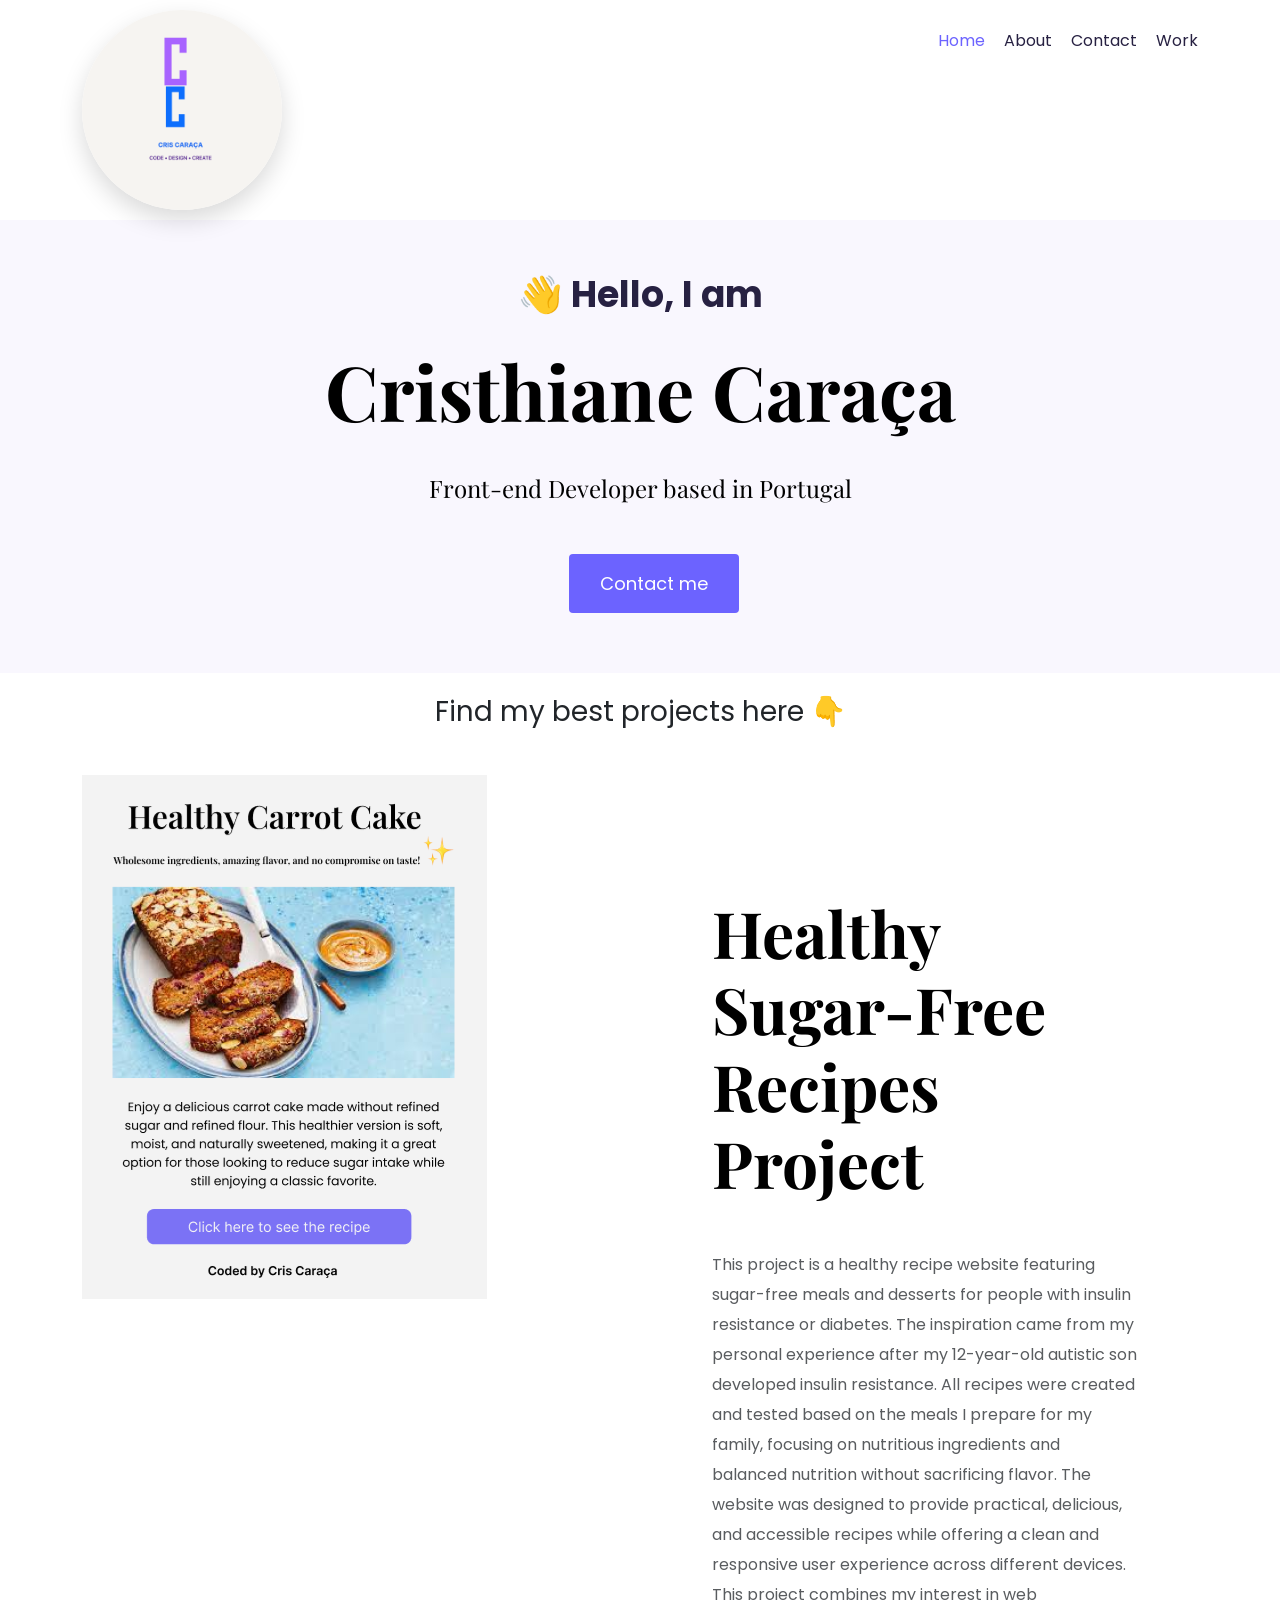
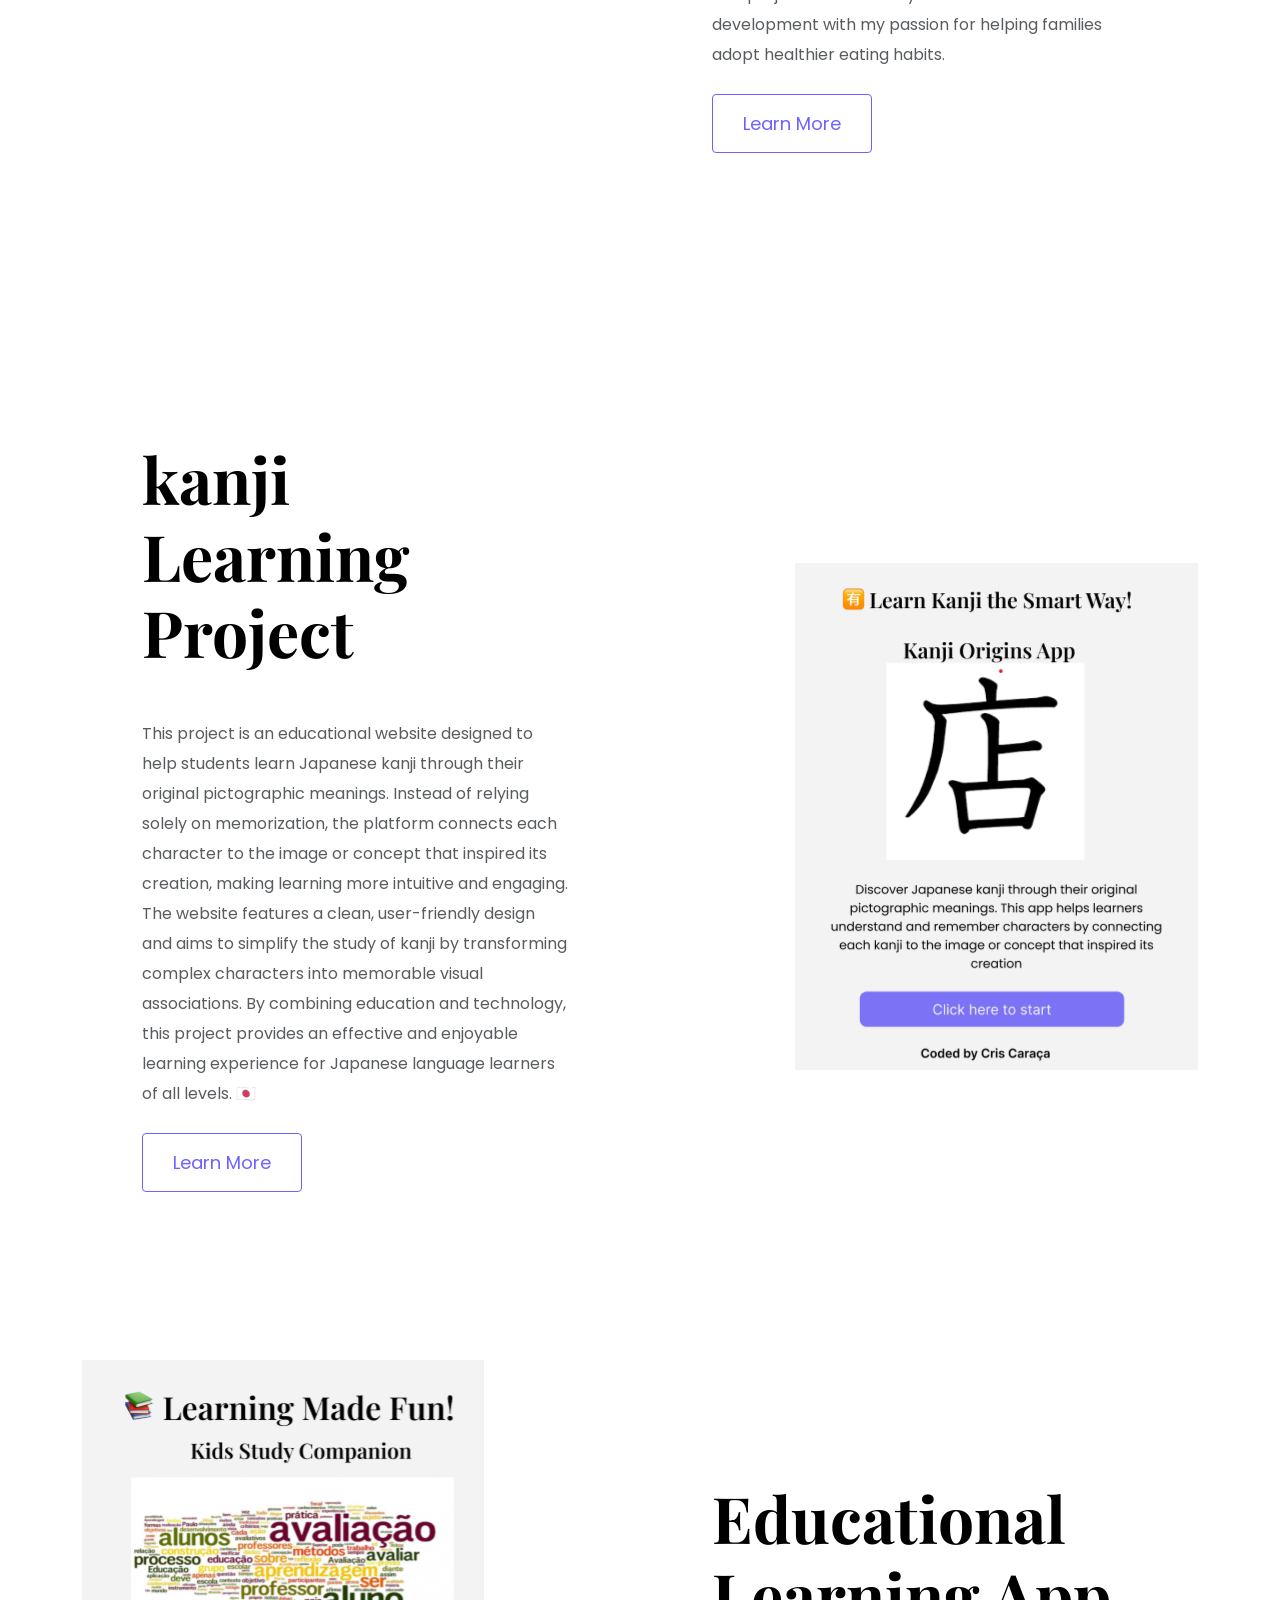
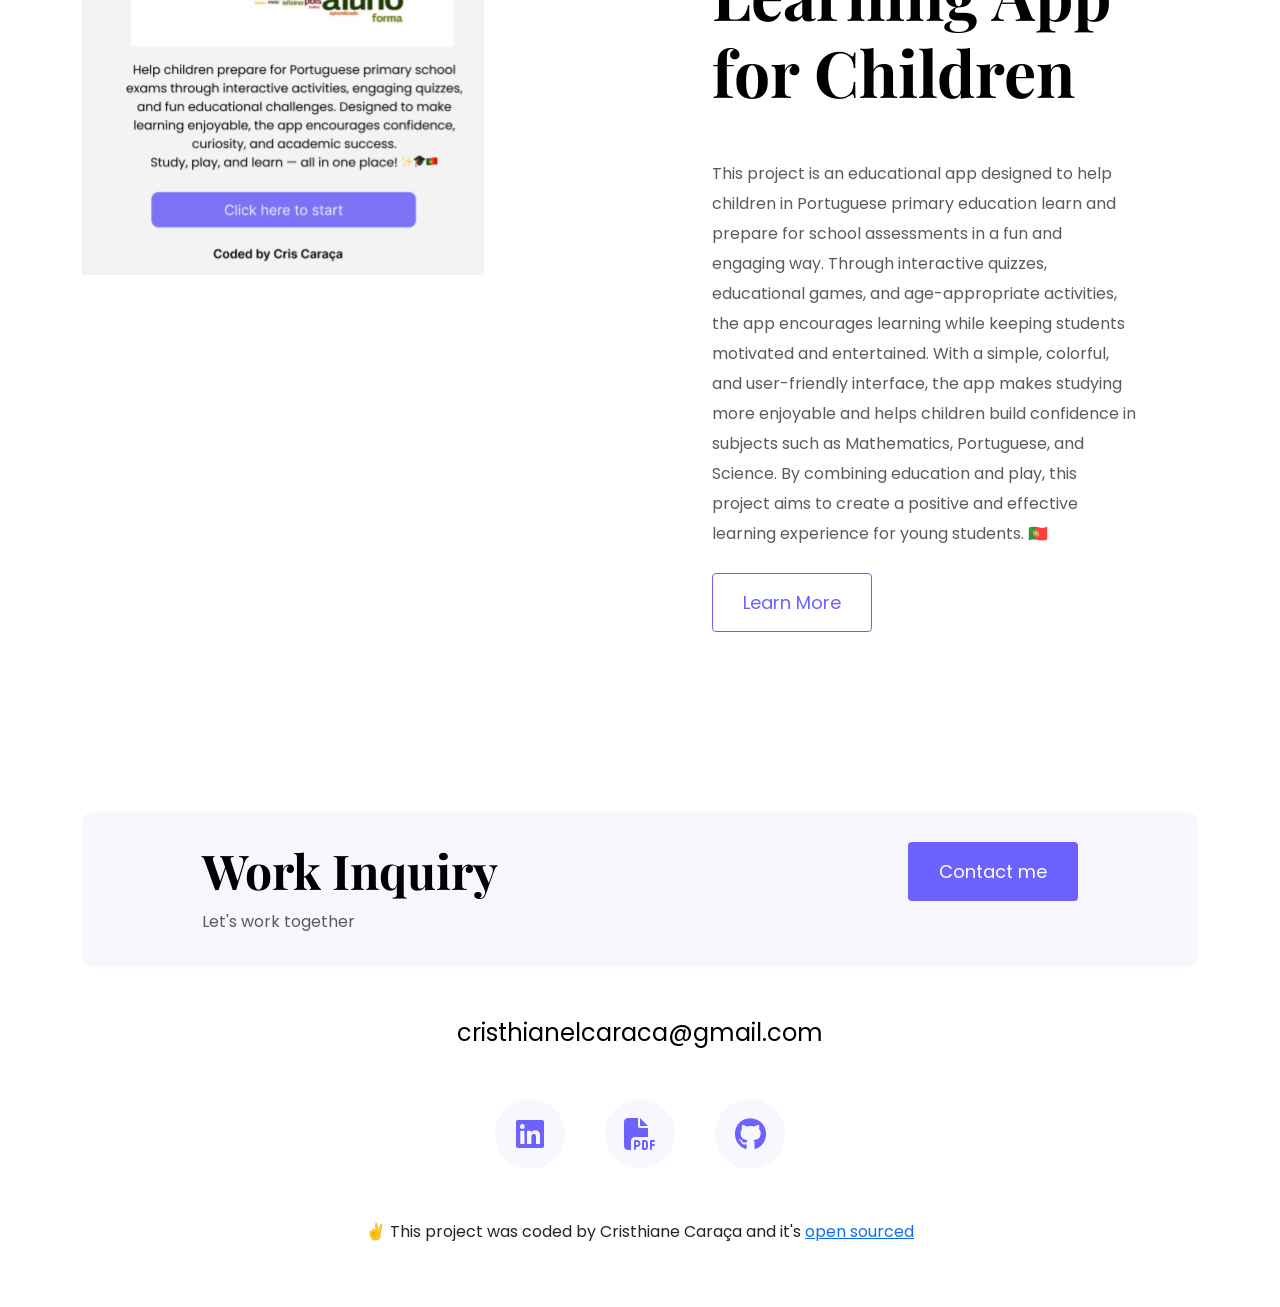
<file: index.html>
<!doctype html>
<html lang="en">
  <head>
    <meta charset="UTF-8" />
    <meta name="viewport" content="width=device-width, initial-scale=1.0" />
    <link
      href="https://cdn.jsdelivr.net/npm/bootstrap@5.3.8/dist/css/bootstrap.min.css"
      rel="stylesheet"
      integrity="sha384-sRIl4kxILFvY47J16cr9ZwB07vP4J8+LH7qKQnuqkuIAvNWLzeN8tE5YBujZqJLB"
      crossorigin="anonymous"
    />

    <script
      src="https://cdn.jsdelivr.net/npm/bootstrap@5.3.8/dist/js/bootstrap.bundle.min.js"
      integrity="sha384-FKyoEForCGlyvwx9Hj09JcYn3nv7wiPVlz7YYwJrWVcXK/BmnVDxM+D2scQbITxI"
      crossorigin="anonymous"
    ></script>

    <link rel="stylesheet" href="style/portfolio.css" />

    <link rel="preconnect" href="https://fonts.googleapis.com" />
    <link rel="preconnect" href="https://fonts.gstatic.com" crossorigin />
    <link
      href="https://fonts.googleapis.com/css2?family=Playfair+Display:ital,wght@0,400..900;1,400..900&display=swap"
      rel="stylesheet"
    />

    <link rel="preconnect" href="https://fonts.googleapis.com" />
    <link rel="preconnect" href="https://fonts.gstatic.com" crossorigin />
    <link
      href="https://fonts.googleapis.com/css2?family=Poppins:ital,wght@0,100;0,200;0,300;0,400;0,500;0,600;0,700;0,800;0,900;1,100;1,200;1,300;1,400;1,500;1,600;1,700;1,800;1,900&display=swap"
      rel="stylesheet"
    />
    <link
      rel="stylesheet"
      href="https://cdnjs.cloudflare.com/ajax/libs/font-awesome/6.7.2/css/all.min.css"
    />
    <meta
      name="description"
      content="Cristhiane Caraça, front-end developer based in Portugal"
    />

    <title>Cristhiane Caraça- Front-end Developer</title>
  </head>
  <body>
    <div class="container">
      <nav class="d-flex justify-content-between">
        <a href="/" title="Homepage">
          <img
            src="images/color-logo.png"
            alt="Cris Caraça logo"
            class="logo d-none d-md-block"
          />
          <img
            src="images/small-logo.png"
            alt="Cris Caraça small logo"
            class="small-logo d-block d-md-none"
          />
        </a>
        <ul>
          <li class="active">
            <a href="/" title="Homepage">Home</a>
          </li>
          <li>
            <a href="/about.html" title="About Cristhiane Caraça">About</a>
          </li>
          <li>
            <a href="/contact.html" title="social medias from Cris Caraça"
              >Contact</a
            >
          </li>
          <li>
            <a href="/work.html" title="Cris Caraça Projects">Work</a>
          </li>
        </ul>
      </nav>
    </div>
    <div class="principal">
      <p class="mb-4">👋 Hello, I am</p>
      <h1 class="mb-4">Cristhiane Caraça</h1>
      <h2 class="mb-5">Front-end Developer based in Portugal</h2>
      <div>
        <a href="/contact.html" class="btn btn-branding">Contact me</a>
      </div>
    </div>
    <p class="text-center mb-5 mt-4 fs-3">Find my best projects here 👇</p>
    <div class="container">
      <div class="row mb-5">
        <div class="col d-none d-lg-block">
          <img
            src="images/carrot-cake.png"
            class="img-fluid"
            alt="healthy carrot cake"
          />
        </div>
        <div class="col-12 col-lg-6">
          <div class="project-description">
            <h2 class="mb-5">Healthy Sugar-Free Recipes Project</h2>
            <p class="mb-4 text-muted">
              This project is a healthy recipe website featuring sugar-free
              meals and desserts for people with insulin resistance or diabetes.
              The inspiration came from my personal experience after my
              12-year-old autistic son developed insulin resistance. All recipes
              were created and tested based on the meals I prepare for my
              family, focusing on nutritious ingredients and balanced nutrition
              without sacrificing flavor. The website was designed to provide
              practical, delicious, and accessible recipes while offering a
              clean and responsive user experience across different devices.
              This project combines my interest in web development with my
              passion for helping families adopt healthier eating habits.
            </p>
            <a href="/work.html" class="btn btn-branding-outline">Learn More</a>
          </div>
        </div>
      </div>
      <div class="row mb-5">
        <div class="col-12 col-lg-6">
          <div class="project-description">
            <h2 class="mb-5">kanji Learning Project</h2>
            <p class="mb-4 text-muted">
              This project is an educational website designed to help students
              learn Japanese kanji through their original pictographic meanings.
              Instead of relying solely on memorization, the platform connects
              each character to the image or concept that inspired its creation,
              making learning more intuitive and engaging. The website features
              a clean, user-friendly design and aims to simplify the study of
              kanji by transforming complex characters into memorable visual
              associations. By combining education and technology, this project
              provides an effective and enjoyable learning experience for
              Japanese language learners of all levels. 🇯🇵
            </p>
            <a href="/work.html" class="btn btn-branding-outline">Learn More</a>
          </div>
        </div>
        <div
          class="col d-none d-lg-block d-lg-flex justify-content-end align-items-center"
        >
          <img
            src="images/kanji.png"
            class="img-fluid"
            alt="kanji learning image"
          />
        </div>
      </div>
      <div class="row">
        <div class="col d-none d-lg-block">
          <img
            src="images/learn.png"
            class="img-fluid"
            alt="Fun learning image"
          />
        </div>
        <div class="col-12 col-lg-6">
          <div class="project-description">
            <h2 class="mb-5">Educational Learning App for Children</h2>
            <p class="mb-4 text-muted">
              This project is an educational app designed to help children in
              Portuguese primary education learn and prepare for school
              assessments in a fun and engaging way. Through interactive
              quizzes, educational games, and age-appropriate activities, the
              app encourages learning while keeping students motivated and
              entertained. With a simple, colorful, and user-friendly interface,
              the app makes studying more enjoyable and helps children build
              confidence in subjects such as Mathematics, Portuguese, and
              Science. By combining education and play, this project aims to
              create a positive and effective learning experience for young
              students. 🇵🇹
            </p>
            <a href="/work.html" class="btn btn-branding-outline">Learn More</a>
          </div>
        </div>
      </div>
      <footer>
        <div
          class="contact-box d-flex justify-content-between mb-5 d-none d-md-flex"
        >
          <div>
            <h4>Work Inquiry</h4>
            <p class="text-muted">Let's work together</p>
          </div>
          <div>
            <a href="" class="btn btn-branding">Contact me</a>
          </div>
        </div>
        <div class="d-flex justify-content-center mb-5">
          <a
            href="mailto:cristhianelcaraca@gmail.com"
            class="email-link"
            title="email me"
          >
            cristhianelcaraca@gmail.com
          </a>
        </div>
        <div class="social-links d-flex justify-content-center">
          <a
            href="https://www.linkedin.com/in/cris-cara%C3%A7a-b975163a8/?locale=en-US"
            target="_blank"
            title="Linked in profile"
          >
            <i class="fa-brands fa-linkedin"></i>
          </a>
          <a
            href="/Cristhiane_Caraca_Resume.docx.pdf"
            target="_blank"
            title="View CV in pdf"
          >
            <i class="fa-solid fa-file-pdf"></i>
          </a>

          <a
            href="https://github.com/cristhianelcaraca"
            target="_blank"
            title="github profile"
          >
            <i class="fa-brands fa-github"></i>
          </a>
        </div>
        <p class="text-center mt-5">
          ✌️ This project was coded by Cristhiane Caraça and it's
          <a
            href="https://github.com/cristhianelcaraca/Project-Portfolio"
            target="_blank"
          >
            open sourced</a
          >
        </p>
      </footer>
    </div>
  </body>
</html>
</file>
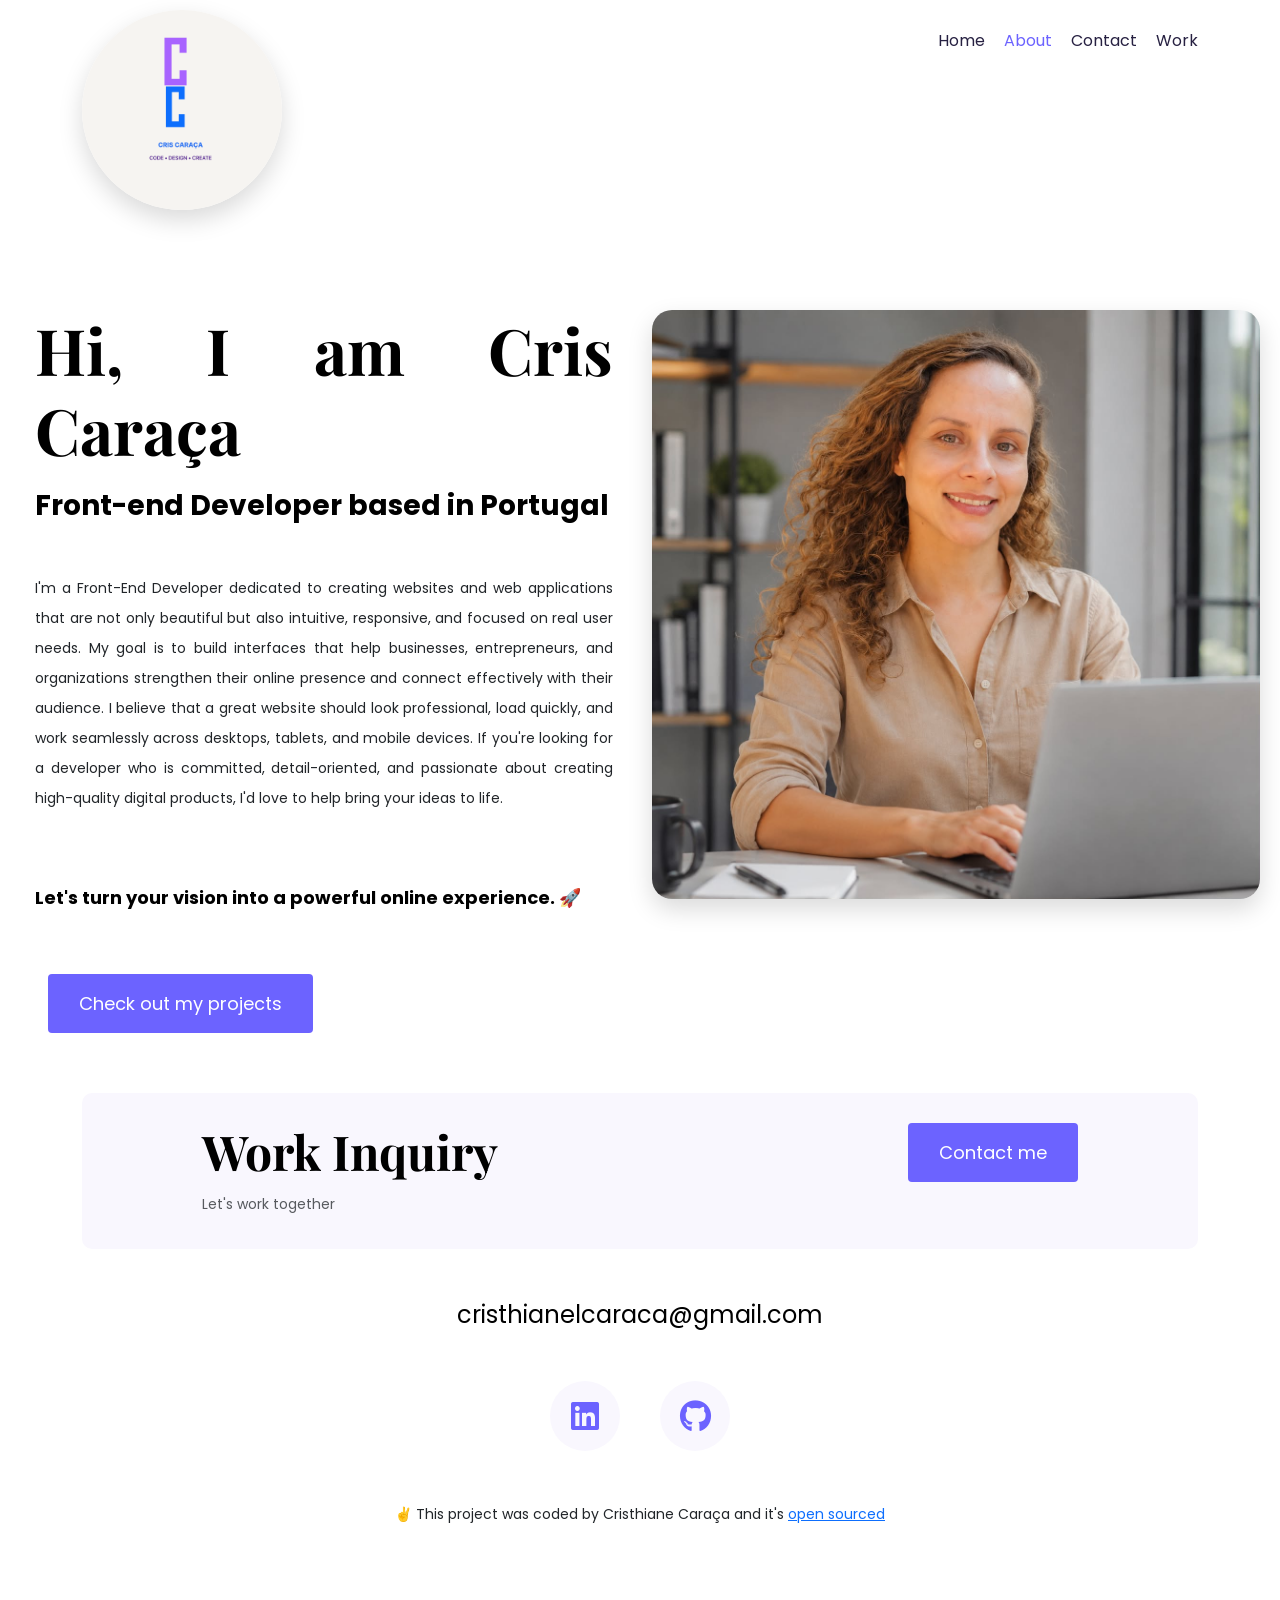
<file: about.html>
<!doctype html>
<html lang="en">
  <head>
    <meta charset="UTF-8" />
    <meta name="viewport" content="width=device-width, initial-scale=1.0" />
    <link
      href="https://cdn.jsdelivr.net/npm/bootstrap@5.3.8/dist/css/bootstrap.min.css"
      rel="stylesheet"
      integrity="sha384-sRIl4kxILFvY47J16cr9ZwB07vP4J8+LH7qKQnuqkuIAvNWLzeN8tE5YBujZqJLB"
      crossorigin="anonymous"
    />

    <script
      src="https://cdn.jsdelivr.net/npm/bootstrap@5.3.8/dist/js/bootstrap.bundle.min.js"
      integrity="sha384-FKyoEForCGlyvwx9Hj09JcYn3nv7wiPVlz7YYwJrWVcXK/BmnVDxM+D2scQbITxI"
      crossorigin="anonymous"
    ></script>

    <link rel="stylesheet" href="style/portfolio.css" />

    <link rel="preconnect" href="https://fonts.googleapis.com" />
    <link rel="preconnect" href="https://fonts.gstatic.com" crossorigin />
    <link
      href="https://fonts.googleapis.com/css2?family=Playfair+Display:ital,wght@0,400..900;1,400..900&display=swap"
      rel="stylesheet"
    />

    <link rel="preconnect" href="https://fonts.googleapis.com" />
    <link rel="preconnect" href="https://fonts.gstatic.com" crossorigin />
    <link
      href="https://fonts.googleapis.com/css2?family=Poppins:ital,wght@0,100;0,200;0,300;0,400;0,500;0,600;0,700;0,800;0,900;1,100;1,200;1,300;1,400;1,500;1,600;1,700;1,800;1,900&display=swap"
      rel="stylesheet"
    />

    <link
      rel="stylesheet"
      href="https://cdnjs.cloudflare.com/ajax/libs/font-awesome/6.7.2/css/all.min.css"
    />
    <meta
      name="description"
      content="Cristhiane Caraça, front-end developer based in Portugal"
    />
    <title>Cristhiane Caraça- Front-end Developer</title>
  </head>
  <body>
    <div class="container">
      <nav class="d-flex justify-content-between">
        <a href="/" title="Homepage">
          <img
            src="images/color-logo.png"
            alt="Cris Caraça logo"
            class="logo d-none d-md-block"
          />
          <img
            src="images/small-logo.png"
            alt="Cris Caraça small logo"
            class="small-logo d-block d-md-none"
          />
        </a>
        <ul>
          <li>
            <a href="/" title="Homepage">Home</a>
          </li>
          <li class="active">
            <a href="/about.html" title="About Cristhiane Caraça">About</a>
          </li>
          <li>
            <a href="/contact.html" title="social medias from Cris Caraça"
              >Contact</a
            >
          </li>
          <li>
            <a href="/work.html" title="Cris Caraça Projects">Work</a>
          </li>
        </ul>
      </nav>
    </div>
    <div class="content">
      <div class="row">
        <div class="col-lg-6">
          <div class="content-container">
            <h1 class="mb-3 mt-3 text-left">Hi, I am Cris Caraça</h1>
            <h2 class="mb-5">Front-end Developer based in Portugal</h2>
            <p class="mb-5">
              I'm a Front-End Developer dedicated to creating websites and web
              applications that are not only beautiful but also intuitive,
              responsive, and focused on real user needs. My goal is to build
              interfaces that help businesses, entrepreneurs, and organizations
              strengthen their online presence and connect effectively with
              their audience. I believe that a great website should look
              professional, load quickly, and work seamlessly across desktops,
              tablets, and mobile devices. If you're looking for a developer who
              is committed, detail-oriented, and passionate about creating
              high-quality digital products, I'd love to help bring your ideas
              to life.
            </p>
            <br />
            <h3 class="mb-5">
              Let's turn your vision into a powerful online experience. 🚀
            </h3>
          </div>

          <a href="/work.html" class="btn btn-branding mt-3"
            >Check out my projects</a
          >
        </div>
        <div class="col-lg-6">
          <img src="images/cristhiane.png" alt="portrait" class="img-fluid" />
        </div>
      </div>
      <div class="container">
        <footer>
          <div
            class="contact-box d-flex justify-content-between mb-5 d-none d-md-flex"
          >
            <div>
              <h4>Work Inquiry</h4>
              <p class="text-muted">Let's work together</p>
            </div>
            <div>
              <a href="" class="btn btn-branding">Contact me</a>
            </div>
          </div>
          <div class="d-flex justify-content-center mb-5">
            <a
              href="mailto:cristhianelcaraca@gmail.com"
              class="email-link"
              title="email me"
            >
              cristhianelcaraca@gmail.com
            </a>
          </div>
          <div class="social-links d-flex justify-content-center">
            <a
              href="https://www.linkedin.com/in/cris-cara%C3%A7a-b975163a8/?locale=en-US"
              target="_blank"
              title="Linked in profile"
            >
              <i class="fa-brands fa-linkedin"></i>
            </a>

            <a
              href="https://github.com/cristhianelcaraca"
              target="_blank"
              title="github profile"
            >
              <i class="fa-brands fa-github"></i>
            </a>
          </div>
          <p class="text-center mt-5">
            ✌️ This project was coded by Cristhiane Caraça and it's
            <a
              href="https://github.com/cristhianelcaraca/Project-Portfolio"
              target="_blank"
            >
              open sourced</a
            >
          </p>
        </footer>
      </div>
    </div>
  </body>
</html>
</file>
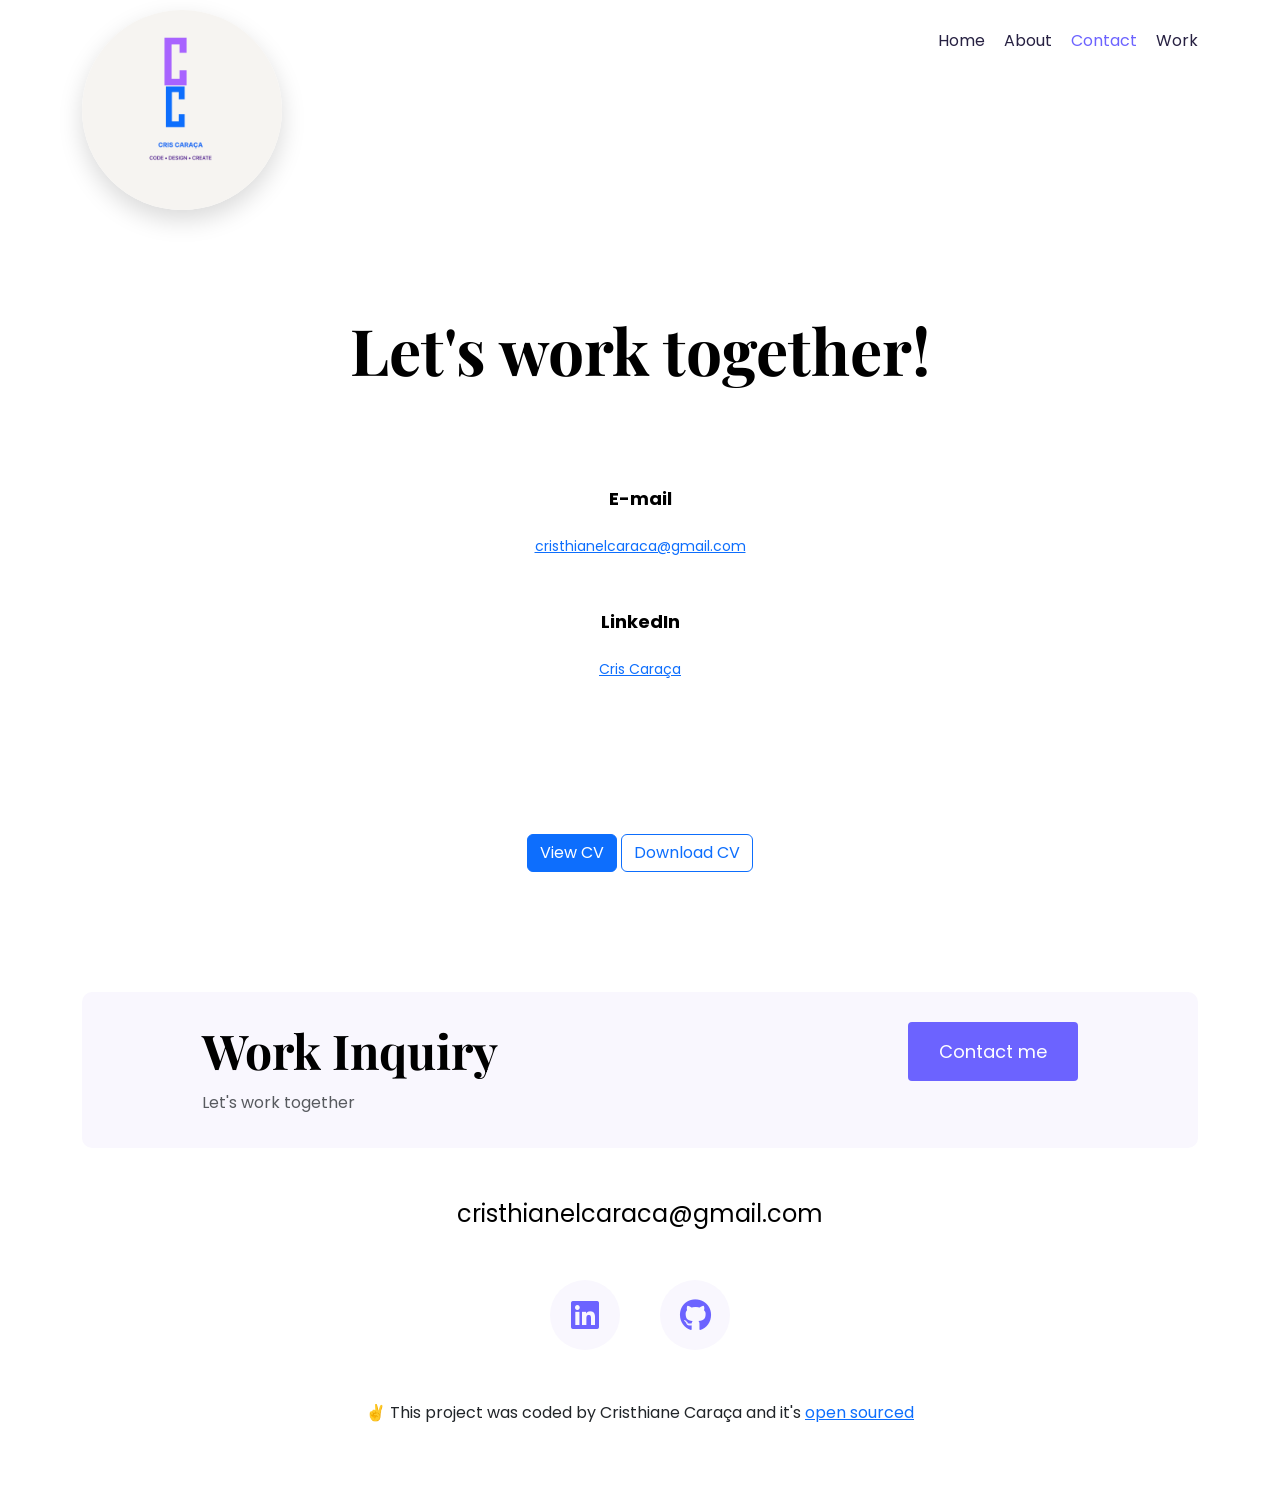
<file: contact.html>
<!doctype html>
<html lang="en">
  <head>
    <meta charset="UTF-8" />
    <meta name="viewport" content="width=device-width, initial-scale=1.0" />

    <link
      href="https://cdn.jsdelivr.net/npm/bootstrap@5.3.8/dist/css/bootstrap.min.css"
      rel="stylesheet"
      integrity="sha384-sRIl4kxILFvY47J16cr9ZwB07vP4J8+LH7qKQnuqkuIAvNWLzeN8tE5YBujZqJLB"
      crossorigin="anonymous"
    />

    <script
      src="https://cdn.jsdelivr.net/npm/bootstrap@5.3.8/dist/js/bootstrap.bundle.min.js"
      integrity="sha384-FKyoEForCGlyvwx9Hj09JcYn3nv7wiPVlz7YYwJrWVcXK/BmnVDxM+D2scQbITxI"
      crossorigin="anonymous"
    ></script>

    <link rel="stylesheet" href="style/portfolio.css" />

    <link rel="preconnect" href="https://fonts.googleapis.com" />
    <link rel="preconnect" href="https://fonts.gstatic.com" crossorigin />
    <link
      href="https://fonts.googleapis.com/css2?family=Playfair+Display:ital,wght@0,400..900;1,400..900&display=swap"
      rel="stylesheet"
    />

    <link
      href="https://fonts.googleapis.com/css2?family=Poppins:ital,wght@0,100;0,200;0,300;0,400;0,500;0,600;0,700;0,800;0,900;1,100;1,200;1,300;1,400;1,500;1,600;1,700;1,800;1,900&display=swap"
      rel="stylesheet"
    />

    <link
      rel="stylesheet"
      href="https://cdnjs.cloudflare.com/ajax/libs/font-awesome/6.7.2/css/all.min.css"
    />

    <meta
      name="description"
      content="Cristhiane Caraça, front-end developer based in Portugal"
    />

    <title>Cristhiane Caraça - Front-end Developer</title>
  </head>

  <body>
    <div class="container">
      <nav class="d-flex justify-content-between">
        <a href="/" title="Homepage">
          <img
            src="images/color-logo.png"
            alt="Cris Caraça logo"
            class="logo d-none d-md-block"
          />
          <img
            src="images/small-logo.png"
            alt="Cris Caraça small logo"
            class="small-logo d-block d-md-none"
          />
        </a>

        <ul>
          <li>
            <a href="/" title="Homepage">Home</a>
          </li>
          <li>
            <a href="/about.html" title="About Cristhiane Caraça">About</a>
          </li>
          <li class="active">
            <a href="/contact.html" title="Social media from Cris Caraça">
              Contact
            </a>
          </li>
          <li>
            <a href="/work.html" title="Cris Caraça Projects">Work</a>
          </li>
        </ul>
      </nav>
    </div>

    <div class="content-container container">
      <div class="content text-center">
        <h1 class="mb-5">Let's work together!</h1>

        <br />
        <br />

        <h3>E-mail</h3>
        <p>
          <a href="mailto:cristhianelcaraca@gmail.com" title="Email me">
            cristhianelcaraca@gmail.com
          </a>
        </p>

        <br />
        <br />
        <h3>LinkedIn</h3>
        <p>
          <a
            href="https://www.linkedin.com/in/cris-cara%C3%A7a-b975163a8/?locale=en-US"
            target="_blank"
            title="LinkedIn profile"
          >
            Cris Caraça
          </a>
        </p>
      </div>
    </div>
    <div class="content text-center">
      <a
        href="/Cristhiane_Caraca_Resume.docx.pdf"
        target="_blank"
        class="btn btn-primary"
      >
        View CV
      </a>

      <a
        href="/Cristhiane_Caraca_Resume.docx.pdf"
        download
        class="btn btn-outline-primary"
      >
        Download CV
      </a>
    </div>

    <div class="container">
      <footer>
        <div
          class="contact-box d-flex justify-content-between mb-5 d-none d-md-flex"
        >
          <div>
            <h4>Work Inquiry</h4>
            <p class="text-muted">Let's work together</p>
          </div>

          <div>
            <a href="/contact.html" class="btn btn-branding"> Contact me </a>
          </div>
        </div>

        <div class="d-flex justify-content-center mb-5">
          <a
            href="mailto:cristhianelcaraca@gmail.com"
            class="email-link"
            title="Email me"
          >
            cristhianelcaraca@gmail.com
          </a>
        </div>

        <div class="social-links d-flex justify-content-center">
          <a
            href="https://www.linkedin.com/in/cris-cara%C3%A7a-b975163a8/?locale=en-US"
            target="_blank"
            title="LinkedIn profile"
          >
            <i class="fa-brands fa-linkedin"></i>
          </a>

          <a
            href="https://github.com/cristhianelcaraca"
            target="_blank"
            title="GitHub profile"
          >
            <i class="fa-brands fa-github"></i>
          </a>
        </div>

        <p class="text-center mt-5">
          ✌️ This project was coded by Cristhiane Caraça and it's
          <a
            href="https://github.com/cristhianelcaraca/Project-Portfolio"
            target="_blank"
          >
            open sourced
          </a>
        </p>
      </footer>
    </div>
  </body>
</html>
</file>
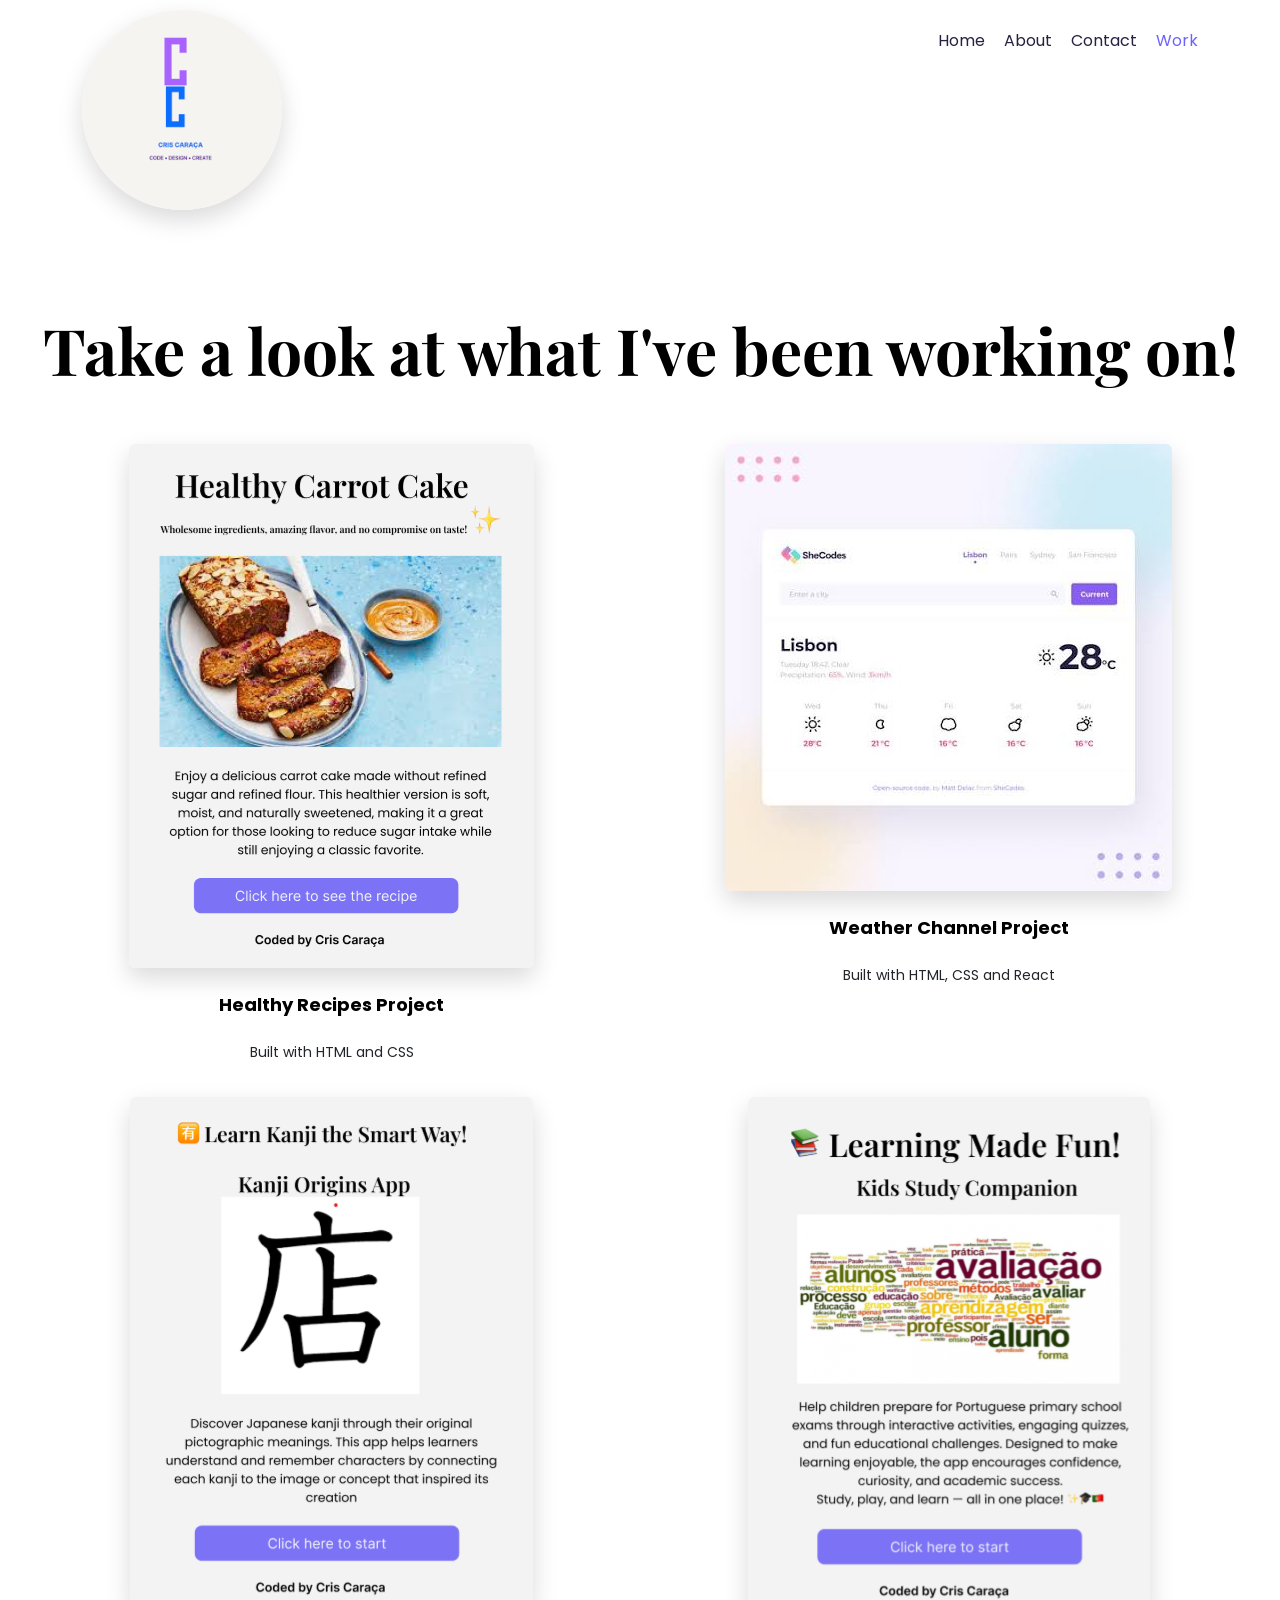
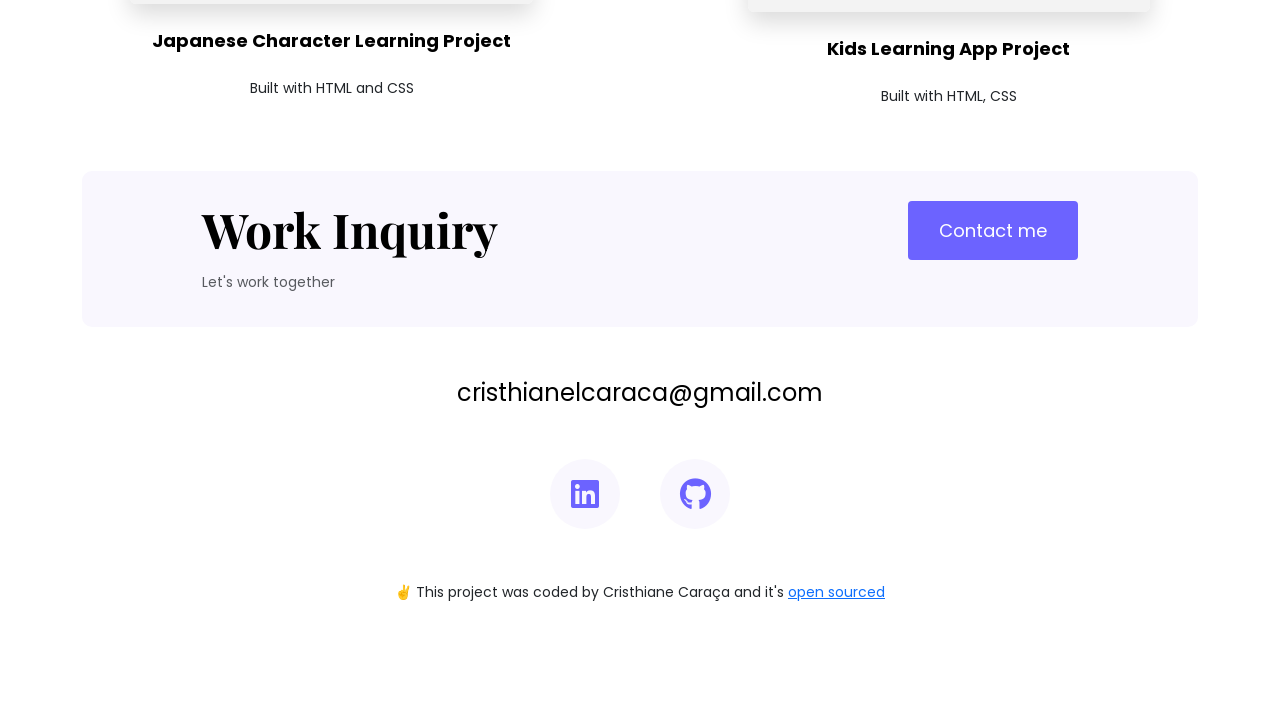
<file: work.html>
<!doctype html>
<html lang="en">
  <head>
    <meta charset="UTF-8" />
    <meta name="viewport" content="width=device-width, initial-scale=1.0" />
    <link
      href="https://cdn.jsdelivr.net/npm/bootstrap@5.3.8/dist/css/bootstrap.min.css"
      rel="stylesheet"
      integrity="sha384-sRIl4kxILFvY47J16cr9ZwB07vP4J8+LH7qKQnuqkuIAvNWLzeN8tE5YBujZqJLB"
      crossorigin="anonymous"
    />

    <script
      src="https://cdn.jsdelivr.net/npm/bootstrap@5.3.8/dist/js/bootstrap.bundle.min.js"
      integrity="sha384-FKyoEForCGlyvwx9Hj09JcYn3nv7wiPVlz7YYwJrWVcXK/BmnVDxM+D2scQbITxI"
      crossorigin="anonymous"
    ></script>

    <link rel="stylesheet" href="style/portfolio.css" />

    <link rel="preconnect" href="https://fonts.googleapis.com" />
    <link rel="preconnect" href="https://fonts.gstatic.com" crossorigin />
    <link
      href="https://fonts.googleapis.com/css2?family=Playfair+Display:ital,wght@0,400..900;1,400..900&display=swap"
      rel="stylesheet"
    />

    <link rel="preconnect" href="https://fonts.googleapis.com" />
    <link rel="preconnect" href="https://fonts.gstatic.com" crossorigin />
    <link
      href="https://fonts.googleapis.com/css2?family=Poppins:ital,wght@0,100;0,200;0,300;0,400;0,500;0,600;0,700;0,800;0,900;1,100;1,200;1,300;1,400;1,500;1,600;1,700;1,800;1,900&display=swap"
      rel="stylesheet"
    />
    <link
      rel="stylesheet"
      href="https://cdnjs.cloudflare.com/ajax/libs/font-awesome/6.7.2/css/all.min.css"
    />
    <meta
      name="description"
      content="Cristhiane Caraça, front-end developer based in Portugal"
    />

    <title>Cristhiane Caraça- Front-end Developer</title>
  </head>
  <body>
    <div class="container">
      <nav class="d-flex justify-content-between">
        <a href="/" title="Homepage">
          <img
            src="images/color-logo.png"
            alt="Cris Caraça logo"
            class="logo d-none d-md-block"
          />
          <img
            src="images/small-logo.png"
            alt="Cris Caraça small logo"
            class="small-logo d-block d-md-none"
          />
        </a>
        <ul>
          <li>
            <a href="/" title="Homepage">Home</a>
          </li>
          <li>
            <a href="/about.html" title="About Cristhiane Caraça">About</a>
          </li>
          <li>
            <a href="/contact.html" title="social medias from Cris Caraça"
              >Contact</a
            >
          </li>
          <li class="active">
            <a href="/work.html" title="Cris Caraça Projects">Work</a>
          </li>
        </ul>
      </nav>
    </div>
    <div class="content">
      <div class="content-container">
        <h1 class="mb-4 text-center">
          Take a look at what I've been working on!
        </h1>
        <div class="row">
          <div class="col-md-6 text-center">
            <img
              src="images/carrot-cake.png"
              class="img-fluid mb-4 rounded"
              alt="healthy carrot cake"
            />
            <h3 class="text-center">Healthy Recipes Project</h3>
            <p class="text-center">Built with HTML and CSS</p>
          </div>

          <div class="col-md-6 text-center">
            <img
              src="images/weather.png"
              class="img-fluid mb-4 rounded"
              alt="weather channel app img"
            />
            <h3 class="text-center">Weather Channel Project</h3>
            <p class="text-center">Built with HTML, CSS and React</p>
          </div>
        </div>
        <div class="row">
          <div class="col-md-6 text-center">
            <img
              src="images/kanji.png"
              class="img-fluid mb-4 rounded"
              alt="kanji learning app img"
            />
            <h3 class="text-center">Japanese Character Learning Project</h3>
            <p class="text-center">Built with HTML and CSS</p>
          </div>

          <div class="col-md-6 text-center">
            <img
              src="images/learn.png"
              class="img-fluid mb-4 rounded"
              alt="kids learning app img"
            />
            <h3 class="text-center">Kids Learning App Project</h3>
            <p class="text-center">Built with HTML, CSS</p>
          </div>
        </div>
      </div>
      <div class="container">
        <footer>
          <div
            class="contact-box d-flex justify-content-between mb-5 d-none d-md-flex"
          >
            <div>
              <h4>Work Inquiry</h4>
              <p class="text-muted">Let's work together</p>
            </div>
            <div>
              <a href="" class="btn btn-branding">Contact me</a>
            </div>
          </div>
          <div class="d-flex justify-content-center mb-5">
            <a
              href="mailto:cristhianelcaraca@gmail.com"
              class="email-link"
              title="email me"
            >
              cristhianelcaraca@gmail.com
            </a>
          </div>
          <div class="social-links d-flex justify-content-center">
            <a
              href="https://www.linkedin.com/in/cris-cara%C3%A7a-b975163a8/?locale=en-US"
              target="_blank"
              title="Linked in profile"
            >
              <i class="fa-brands fa-linkedin"></i>
            </a>

            <a
              href="https://github.com/cristhianelcaraca"
              target="_blank"
              title="github profile"
            >
              <i class="fa-brands fa-github"></i>
            </a>
          </div>
          <p class="text-center mt-5">
            ✌️ This project was coded by Cristhiane Caraça and it's
            <a
              href="https://github.com/cristhianelcaraca/Project-Portfolio"
              target="_blank"
            >
              open sourced</a
            >
          </p>
        </footer>
      </div>
    </div>
  </body>
</html>
</file>
<file: style/portfolio.css>
:root {
  --branding-color: #6c63ff;
  --secondary-color: #f9f7fe;
  --heading-font-family: "Playfair Display", serif;
  --default-font-family: "Poppins", sans-serif;
}

body {
  font-family: var(--default-font-family);
}

h1,
h2,
h3,
h4,
h5,
h6 {
  color: black;
  font-family: var(--heading-font-family);
  font-weight: bold;
}

h1 {
  font-size: 76px;
  line-height: 1.5;
}

h2 {
  font-size: 64px;
}

h4 {
  font-size: 48px;
}

p {
  font-weight: normal;
  font-size: 16px;
  line-height: 30px;
}

nav {
  padding: 10px 0;
}

nav ul {
  padding: 0;
  margin: 0;
}

nav li {
  display: inline;
  list-style: none;
  line-height: 61px;
  margin-left: 15px;
}

nav a {
  text-decoration: none;
  color: #272142;
}

nav a:hover,
nav li.active a {
  color: var(--branding-color);
  transition: all 100ms ease-in-out;
}

footer {
  margin: 60px 0;
}

footer .contact-box {
  background: var(--secondary-color);
  padding: 30px 120px;
  border-radius: 10px;
}

footer .contact-box p {
  margin: 0;
}

footer .email-link {
  text-decoration-line: none;
  color: black;
  font-size: 24px;
}

footer .email-link:hover {
  color: var(--branding-color);
}

footer .social-links a {
  margin: 0 20px;
  font-size: 32px;
  color: var(--branding-color);
  background: var(--secondary-color);
  width: 70px;
  height: 70px;
  border-radius: 50%;
  display: inline-flex;
  align-items: center;
  justify-content: center;
  text-decoration: none;
  transition: all 100ms ease-in-out;
}

footer .social-links a:hover {
  color: white;
  background: var(--branding-color);
}

.logo {
  max-height: 200px;
  border-radius: 50%;
  box-shadow: 0 10px 25px rgba(0, 0, 0, 0.15);
}

.small-logo {
  max-height: 60px;
  max-width: 40px;
  border-radius: 50%;
  box-shadow: 0 10px 25px rgba(0, 0, 0, 0.15);
}

.principal {
  background: var(--secondary-color);
  text-align: center;
  padding: 60px 20px;
}

.principal p {
  font-size: 36px;
  font-weight: bold;
  margin: 0;
  color: #272142;
}

.principal h2 {
  font-family: var(--heading-font-family);
  font-weight: normal;
  line-height: 1.4;
  font-size: 24px;
}

.content h1 {
  font-size: 64px;
  line-height: 80px;
}

.content {
  padding: 60px 20px;
}

.content h2 {
  font-size: 28px;
  font-family: var(--default-font-family);
  line-height: 1.4;
}

.content h3 {
  font-size: 18px;
  font-family: var(--default-font-family);
  line-height: 1.4;
}

.content img {
  border-radius: 20px;
  box-shadow: 0 10px 25px rgba(0, 0, 0, 0.15);
  margin-top: 30px;
}

.content p {
  font-size: 14px;
  margin: 20px 0 0;
  font-family: var(--default-font-family);
}

.content-container {
  margin: 30px auto;
  padding: 0 15px;
  text-align: justify;
}

.btn-branding {
  background: var(--branding-color);
  border-radius: 4px;
  color: white;
  font-size: 18px;
  line-height: 27px;
  padding: 15px 30px;
  margin-left: 28px;
}

.btn-branding-outline {
  border-radius: 4px;
  color: var(--branding-color);
  border: 1px solid var(--branding-color);
  font-size: 18px;
  line-height: 27px;
  padding: 15px 30px;
}

.project-description {
  padding: 120px 60px;
}

.email-link {
  word-break: break-all;
}

@media (max-width: 900px) {
  h1 {
    font-size: 44px;
    line-height: 56px;
    text-align: center;
  }

  h2 {
    font-size: 44px;
  }
  .project-description {
    padding: 0;
    text-align: center;
  }

  h4 {
    font-size: 18px;
  }

  btn {
    font-size: 18px;
  }

  .principal {
    padding: 80px 15px;
  }

  .content {
    text-align: center;
    padding: 0;
  }

  nav a {
    font-size: 12px;
  }

  .content h1 {
    font-size: 36px;
    line-height: 1.3;
  }

  .content-container {
    padding: 20px;
  }

  footer .email-link {
    font-size: 16px;
  }
}
</file>
